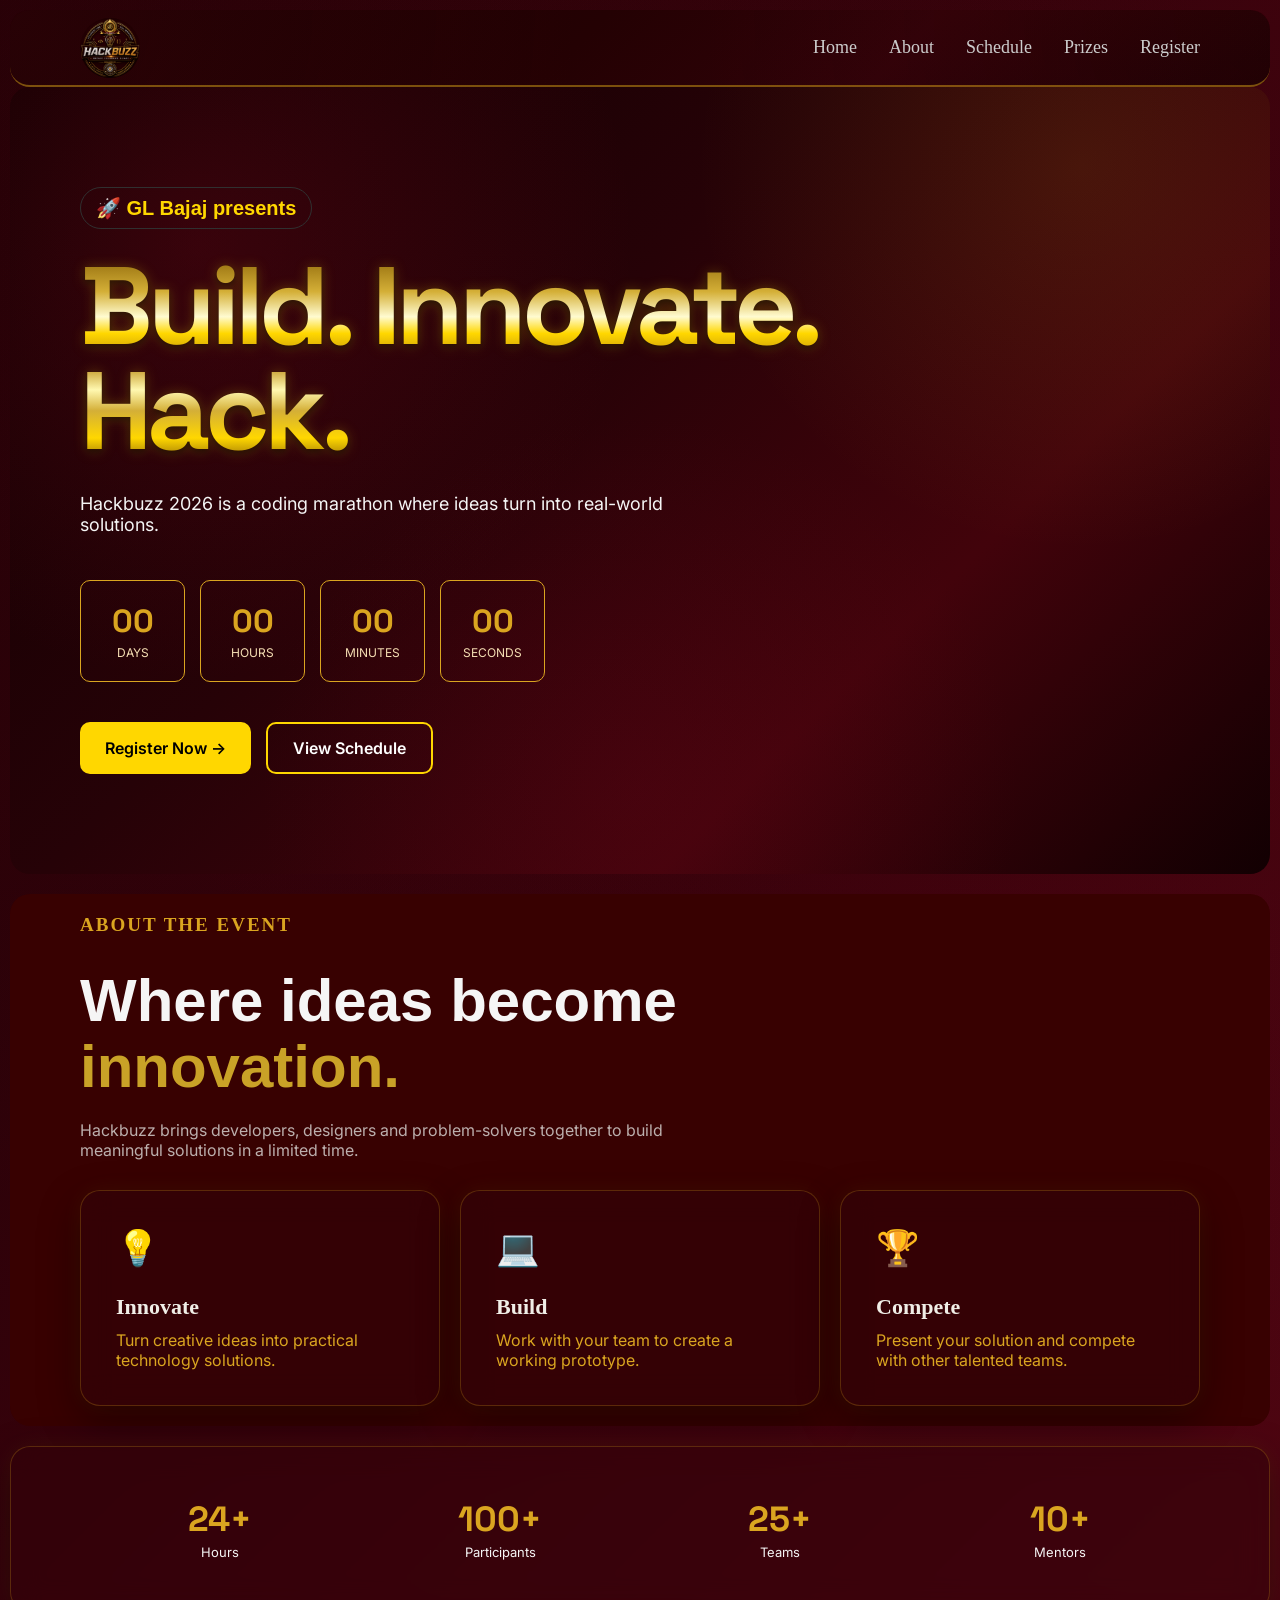
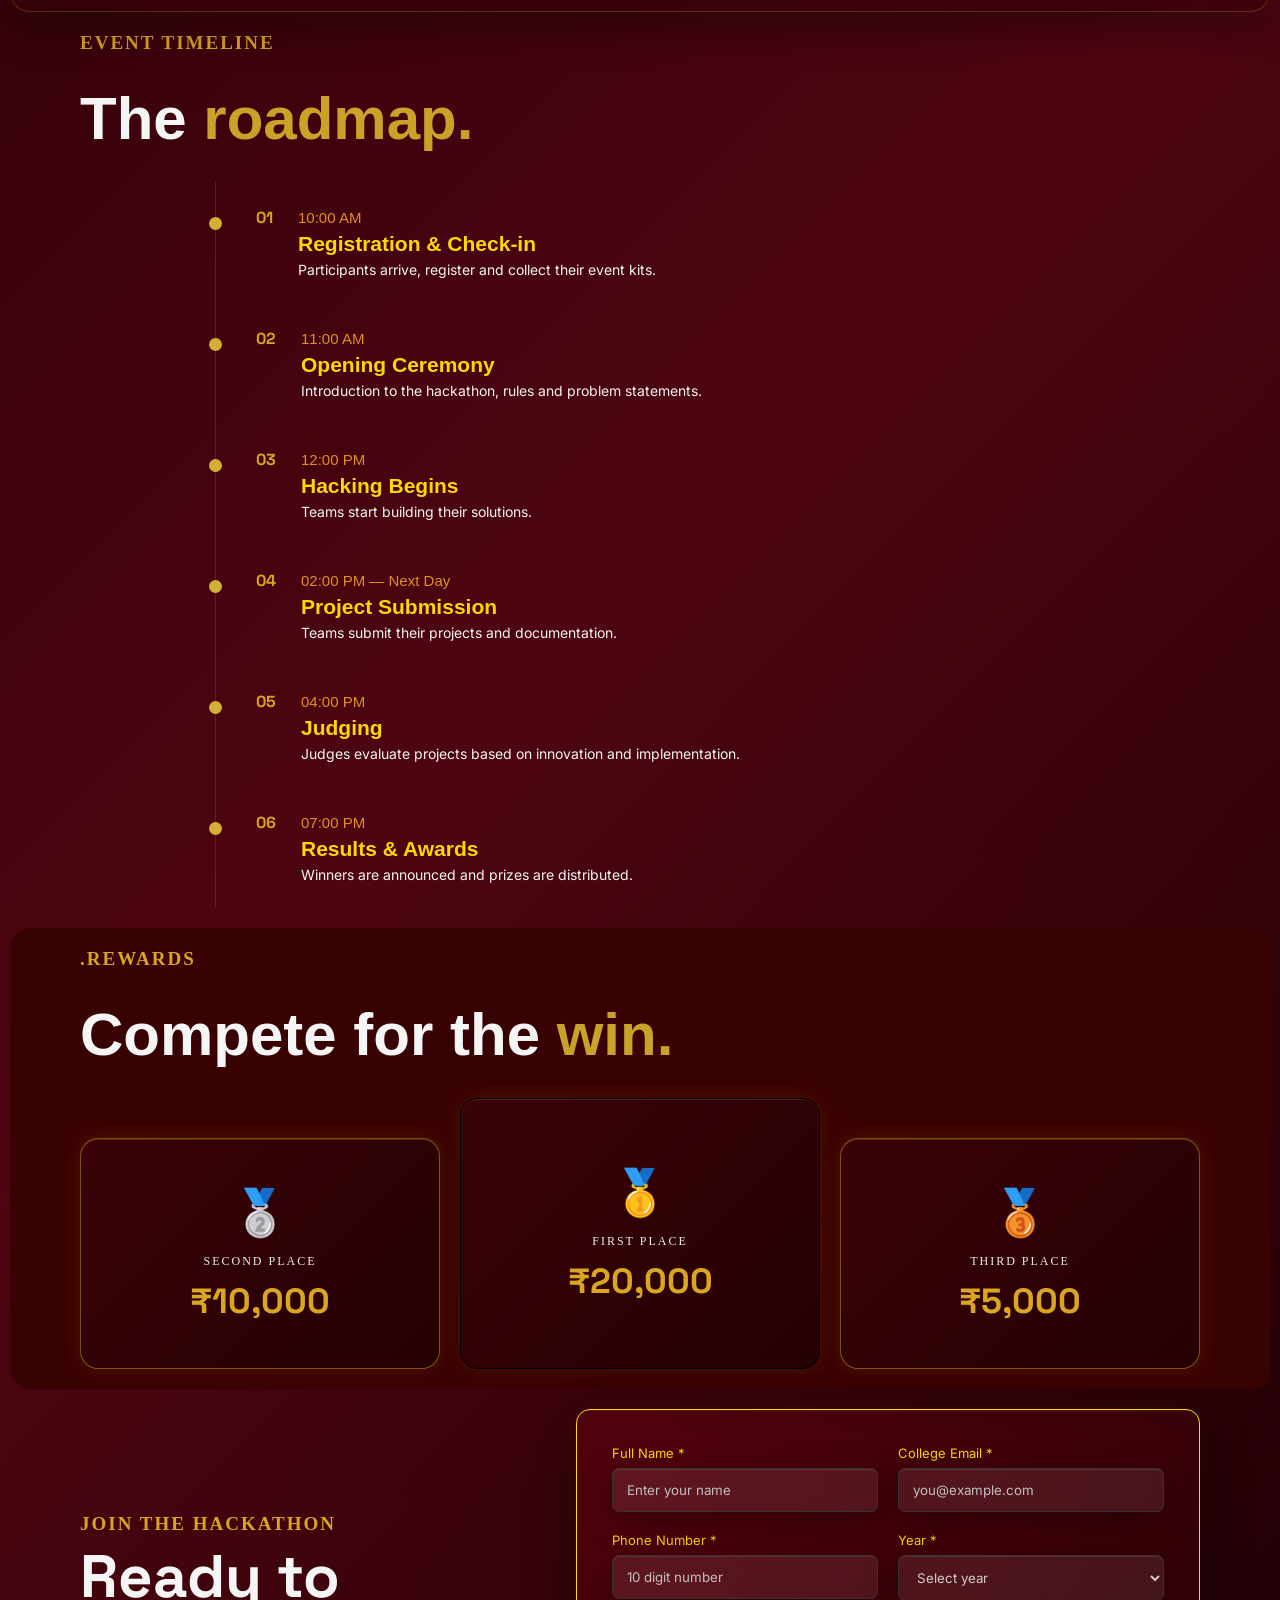
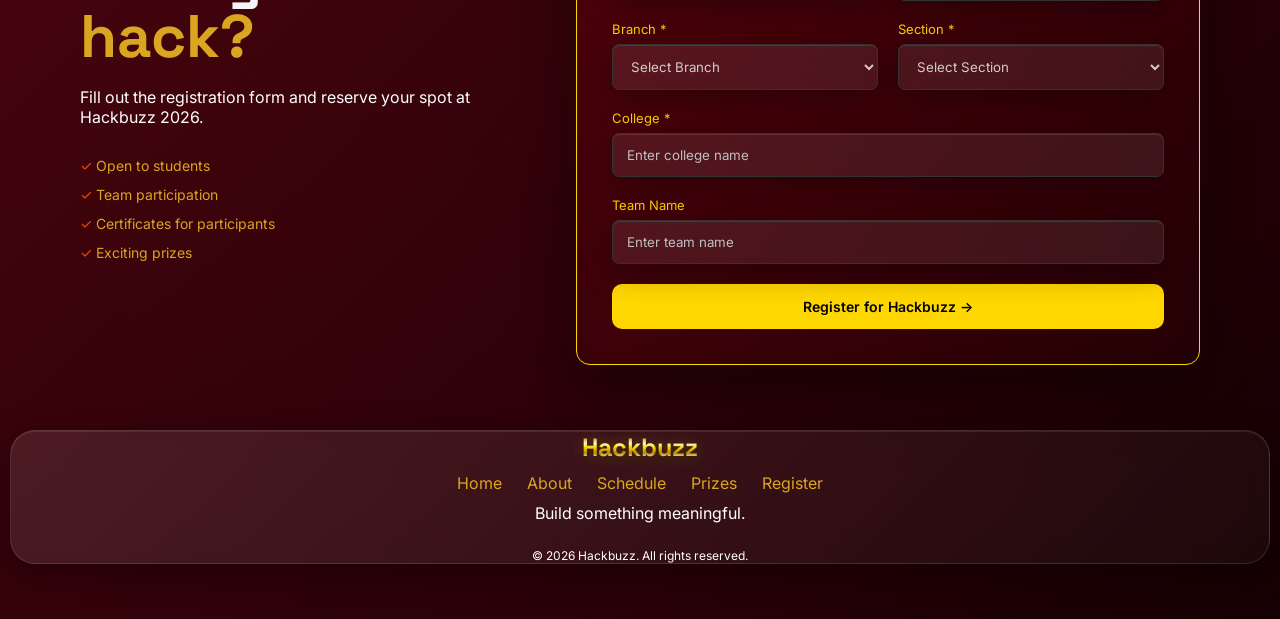
<file: index.html>
<!DOCTYPE html>
<html lang="en">

<head>
    <meta charset="UTF-8">
    <meta name="viewport" content="width=device-width, initial-scale=1.0">

    <title>Hackbuzz 2026 | Hackathon</title>

    <link rel="stylesheet" href="style.css">

    <link
        href="https://fonts.googleapis.com/css2?family=Inter:wght@400;500;600;700;800&family=Space+Grotesk:wght@500;600;700&display=swap"
        rel="stylesheet">
</head>
<!-- ================= NAVBAR ================= -->

    <header class="navbar">

        <div class="container nav-container">
            <div class="logo-png">
                    <img class="img" src="IMAGE\logo.png"alt="logo">
                </div>
            

            <nav class="nav-menu" id="navMenu">
                <a href="#home">Home</a>
                <a href="#about">About</a>
                <a href="#schedule">Schedule</a>
                <a href="#prizes">Prizes</a>
                <a href="#register">Register</a>

            </nav>

            <button class="menu-button" id="menuButton">
                ☰
            </button>

        </div>

    </header>
<body>

    <!-- ================= HERO ================= -->

    <main>

        <section class="hero" id="home">

            <div class="hero-grid"></div>

            <div class="container hero-content">

                <div class="hero-badge">
                    🚀 GL Bajaj presents
                </div>

                <h1>
                    Build.
                    <span>Innovate.</span>
                    Hack.
                </h1>

                <p class="hero-description">
                    Hackbuzz 2026 is a coding marathon where ideas
                    turn into real-world solutions.
                </p>

                <div class="countdown">

                    <div class="time-box">
                        <span id="days">00</span>
                        <small>Days</small>
                    </div>

                    <div class="time-box">
                        <span id="hours">00</span>
                        <small>Hours</small>
                    </div>

                    <div class="time-box">
                        <span id="minutes">00</span>
                        <small>Minutes</small>
                    </div>

                    <div class="time-box">
                        <span id="seconds">00</span>
                        <small>Seconds</small>
                    </div>

                </div>

                <div class="hero-buttons">

                    <a href="#register" class="btn primary-btn">
                        Register Now →
                    </a>

                    <a href="#schedule" class="btn secondary-btn">
                        View Schedule
                    </a>

                </div>

            </div>

        </section>


        <!-- ================= ABOUT ================= -->

        <section class="section about" id="about">

            <div class="container">

                <div class="section-heading">

                    <p class="section-tag">ABOUT THE EVENT</p>

                    <h2>
                        Where ideas become
                        <span>innovation.</span>
                    </h2>

                    <p>
                        Hackbuzz brings developers, designers and
                        problem-solvers together to build meaningful
                        solutions in a limited time.
                    </p>

                </div>


                <div class="feature-grid">

                    <div class="feature-card">

                        <div class="feature-icon">💡</div>

                        <h3>Innovate</h3>

                        <p>
                            Turn creative ideas into practical
                            technology solutions.
                        </p>

                    </div>


                    <div class="feature-card">

                        <div class="feature-icon">💻</div>

                        <h3>Build</h3>

                        <p>
                            Work with your team to create a working
                            prototype.
                        </p>

                    </div>


                    <div class="feature-card">

                        <div class="feature-icon">🏆</div>

                        <h3>Compete</h3>

                        <p>
                            Present your solution and compete
                            with other talented teams.
                        </p>

                    </div>

                </div>

            </div>

        </section>


        <!-- ================= STATS ================= -->

        <section class="stats-section">

            <div class="container stats-grid">

                <div class="stat">
                    <strong>24+</strong>
                    <span>Hours</span>
                </div>

                <div class="stat">
                    <strong>100+</strong>
                    <span>Participants</span>
                </div>

                <div class="stat">
                    <strong>25+</strong>
                    <span>Teams</span>
                </div>

                <div class="stat">
                    <strong>10+</strong>
                    <span>Mentors</span>
                </div>

            </div>

        </section>


        <!-- ================= SCHEDULE ================= -->

        <section class="section schedule" id="schedule">

            <div class="container">

                <div class="section-heading">

                    <p class="section-tag">EVENT TIMELINE</p>

                    <h2>
                        The <span>roadmap.</span>
                    </h2>

                </div>


                <div class="timeline">

                    <div class="timeline-item">

                        <div class="timeline-number">
                            01
                        </div>

                        <div class="timeline-content">

                            <span>10:00 AM</span>

                            <h3>Registration & Check-in</h3>

                            <p>
                                Participants arrive, register and
                                collect their event kits.
                            </p>

                        </div>

                    </div>


                    <div class="timeline-item">

                        <div class="timeline-number">
                            02
                        </div>

                        <div class="timeline-content">

                            <span>11:00 AM</span>

                            <h3>Opening Ceremony</h3>

                            <p>
                                Introduction to the hackathon,
                                rules and problem statements.
                            </p>

                        </div>

                    </div>


                    <div class="timeline-item">

                        <div class="timeline-number">
                            03
                        </div>

                        <div class="timeline-content">

                            <span>12:00 PM</span>

                            <h3>Hacking Begins</h3>

                            <p>
                                Teams start building their solutions.
                            </p>

                        </div>

                    </div>


                    <div class="timeline-item">

                        <div class="timeline-number">
                            04
                        </div>

                        <div class="timeline-content">

                            <span>02:00 PM — Next Day</span>

                            <h3>Project Submission</h3>

                            <p>
                                Teams submit their projects and
                                documentation.
                            </p>

                        </div>

                    </div>


                    <div class="timeline-item">

                        <div class="timeline-number">
                            05
                        </div>

                        <div class="timeline-content">

                            <span>04:00 PM</span>

                            <h3>Judging</h3>

                            <p>
                                Judges evaluate projects based on
                                innovation and implementation.
                            </p>

                        </div>

                    </div>


                    <div class="timeline-item">

                        <div class="timeline-number">
                            06
                        </div>

                        <div class="timeline-content">

                            <span>07:00 PM</span>

                            <h3>Results & Awards</h3>

                            <p>
                                Winners are announced and prizes
                                are distributed.
                            </p>

                        </div>

                    </div>

                </div>

            </div>

        </section>


        <!-- ================= PRIZES ================= -->

        <section class="section prizes" id="prizes">

            <div class="container">

                <div class="section-heading">

                    <p class="section-tag">.REWARDS</p>

                    <h2>
                        Compete for the
                        <span>win.</span>
                    </h2>

                </div>


                <div class="prize-grid">

                    <div class="prize-card second">

                        <div class="trophy">
                            🥈
                        </div>

                        <p>SECOND PLACE</p>

                        <h3>₹10,000</h3>

                    </div>


                    <div class="prize-card first">

                        <div class="trophy">
                            🥇
                        </div>

                        <p>FIRST PLACE</p>

                        <h3>₹20,000</h3>

                    </div>


                    <div class="prize-card third">

                        <div class="trophy">
                            🥉
                        </div>

                        <p>THIRD PLACE</p>

                        <h3>₹5,000</h3>

                    </div>

                </div>

            </div>

        </section>


        <!-- ================= REGISTRATION ================= -->

        <section class="section register-section" id="register">

            <div class="container register-container">

                <div class="register-info">

                    <p class="section-tag">JOIN THE HACKATHON</p>

                    <h2>
                        Ready to
                        <span>hack?</span>
                    </h2>

                    <p>
                        Fill out the registration form and reserve
                        your spot at Hackbuzz 2026.
                    </p>

                    <div class="register-points">

                        <div>
                            ✓ Open to students
                        </div>

                        <div>
                            ✓ Team participation
                        </div>

                        <div>
                            ✓ Certificates for participants
                        </div>

                        <div>
                            ✓ Exciting prizes
                        </div>

                    </div>

                </div>


                <div class="form-card">
                    <form id="registrationForm">
                        <div class="form-row">
                            <div class="form-group">
                                <label for="name"> Full Name * </label>
                                <input type="text" id="name" name="name" placeholder="Enter your name" required >
                            </div>
                            <div class="form-group">
                                <label for="email"> College Email * </label>
                                <input type="email" id="email" name="email" placeholder="you@example.com" required >
                            </div>
                        </div>
                        <div class="form-row">
                            <div class="form-group">
                                <label for="phone"> Phone Number * </label>
                                <input type="tel" id="phone" name="phone" placeholder="10 digit number" maxlength="10" required >
                            </div>
                            <div class="form-group">
                                <label for="year"> Year * </label>
                                <select id="year" name="year" required>
                                    <option value=""> Select year </option>
                                    <option value="1st Year"> 1st Year </option>
                                    <option value="2nd Year"> 2nd Year </option>
                                    <option value="3rd Year"> 3rd Year </option>
                                    <option value="4th Year"> 4th Year </option>
                                </select>
                            </div>
                        </div>
                        <div class="form-row">
                            <div class="form-group">
                                <label for="Branch"> Branch * </label>
                                <select id="Branch" name="Branch" required>
                                    <option value=""> Select Branch </option>
                                    <option value="CSE"> CSE </option>
                                    <option value="CSE-AI"> CSE-AI </option>
                                    <option value="CSE-AIML"> CSE-AIML </option>
                                    <option value="CSE-DS"> CSE-DS </option>
                                    <option value="CSE-IT"> CSE-IT </option>
                                    <option value="CSE-H"> CSE-H </option>
                                    <option value="ECE"> ECE </option>
                                    <option value="EEE"> EEE </option>
                                    <option value="ME"> ME </option>
                                </select>
                            </div>
                            <div class="form-group">
                                <label for="Section"> Section * </label>
                                <select id="Section" name="Section" required>
                                    <option value=""> Select Section </option>
                                    <option value="Section A"> Section A </option>
                                    <option value="Section B"> Section B </option>
                                    <option value="Section C"> Section C </option>
                                    <option value="Section D"> Section D </option>
                                    <option value="Section E"> Section E </option>
                                    <option value="Section F"> Section F </option>
                                    <option value="Section G"> Section G </option>
                                    <option value="Section H"> Section H </option>
                                    <option value="Section I"> Section I </option>
                                    <option value="Section J"> Section J </option>
                                    <option value="Section K"> Section K </option>
                                    <option value="Section L"> Section L </option>
                                </select>
                            </div>
                        </div>
                        <div class="form-group">
                            <label for="college"> College * </label>
                            <input type="text" id="college" name="college" placeholder="Enter college name" required>
                        </div>
                        <div class="form-group">
                            <label for="team"> Team Name </label>
                            <input type="text" id="team" name="team" placeholder="Enter team name" required>
                        </div>
                        <div id="formMessage" class="form-message"></div>
                        <button
                            type="submit"class="btn primary-btn submit-btn" id="submitButton"> 
                            Register for Hackbuzz → 
                        </button>
                    </form>
                </div>
            </div>
        </section>
    </main>
    <script src="script.js"></script>
</body>
<footer>
    <!-- ================= FOOTER ================= -->
        <div class="container footer-container">

            <div class="footer-logo">
                Hack<span>buzz</span>
            </div>
            <ul class="footer-links">
                <li><a href="#home">Home</a></li>
                <li><a href="#about">About</a></li>
                <li><a href="#schedule">Schedule</a></li>
                <li><a href="#prizes">Prizes</a></li>
                <li><a href="#register">Register</a></li>
            </ul>
            <p> Build something meaningful. </p>
            <p class="copyright"> © 2026 Hackbuzz. All rights reserved.</p>
        </div>
    </footer>
</html>
</file>
<file: style.css>
* 
{
    margin: 0;
    padding: 0;
    box-sizing: border-box;
}
html 
{
    scroll-behavior: smooth;
}
body 
{
    font-family: "Inter", sans-serif;
    margin:10px;
    min-height:auto;
    
    background:
    radial-gradient(
        circle at top left,
        rgba(120, 0, 20, 0.18),
        transparent 30%
    ),

    radial-gradient(
        circle at top right,
        rgba(150, 10, 35, 0.12),
        transparent 35%
    ),

    radial-gradient(
        circle at bottom center,
        rgba(90, 0, 20, 0.12),
        transparent 40%
    ),

    linear-gradient(
        135deg,
        #160104 0%,
        #3b020c 35%,
        #4e0511 55%,
        #320209 75%,
        #100002 100%
    );

}
a 
{
    text-decoration: none;
    color: inherit;
}
button,
input,
select 
{
    font-family: inherit;
}
.container 
{
    width: min(1120px, 90%);
    margin: auto;
}

/* =========================
   NAVBAR
========================= */

.navbar
{
    position: sticky;
    top: 0;
    z-index: 1000;
    backdrop-filter: blur(15px);
    background:
        radial-gradient(
            circle at top left,
            rgba(120, 5, 20, 0.18),
            transparent 45%
        ),

        radial-gradient(
            circle at top right,
            rgba(90, 2, 15, 0.15),
            transparent 45%
        ),

        linear-gradient(
            135deg,
            #160102 0%,
            #240103 45%,
            #300208 70%,
            #180102 100%
        );

    border-bottom: 2px solid rgba(212, 160, 23, 0.5);
    border-radius: 20px;
}
.nav-container 
{
    height: 75px;
    display: flex;
    align-items: center;
    justify-content: space-between;
}
.logo-png
{
    object-fit: cover;
    font-size:20px;
    font-weight:bold;
    width:60px;
    height:60px;
    align-items:left;
    border-radius: 30px;    
}
.img
{
    width:100%;
    height:auto;
    border-radius:30px;
    align-items: left;
}
.nav-menu 
{
    display: flex;
    align-items: center;
    gap: 32px;
}
.nav-menu a 
{
    color: #cccccc;
    font-family:'Times New Roman', Times, serif;
    font-size: 18px;
    transition: 0.3s;
}
.nav-menu a:hover 
{
    color:goldenrod;
}
.menu-button 
{
    display: none;
    background: none;
    border: none;
    color:gold;
    font-size: 28px;
    cursor: pointer;
}

/* =========================
   HERO
========================= */

.hero 
{
    min-height: 720px;
    position: relative;
    overflow: hidden;
    display: flex;
    align-items: center;
    border-radius: 20px;
    background:
        radial-gradient(
            circle at 15% 20%,
            rgba(150, 10, 35, 0.25),
            transparent 35%
        ),
        radial-gradient(
            circle at 85% 10%,
            rgba(212, 160, 23, 0.12),
            transparent 30%
        ),
        radial-gradient(
            circle at 50% 90%,
            rgba(100, 5, 25, 0.25),
            transparent 40%
        ),
        linear-gradient(
            135deg,
            #100001 0%,
            #260207 40%,
            #42030b 70%,
            #120002 100%
        )
    
}
.hero-grid 
{
    position: absolute;
    inset: 0;

    
}
.hero-content 
{
    position: relative;
    z-index: 2;
    padding: 100px 0;
}
.hero-badge 
{
    display: inline-block;
    font-family:'Franklin Gothic Medium', 'Arial Narrow', Arial, sans-serif;
    padding: 8px 15px;
    border: 1px solid #303030;
    border-radius: 30px;
    color:gold;
    font-size: 13px;
    font-weight: 600;
    margin-bottom: 25px;
    font-size: 20px;
    
}
.hero h1 
{
    max-width: 800px;
    font-family: "Space Grotesk", sans-serif;
    font-size: clamp(50px, 9vw, 110px);
    line-height: 0.95;
    letter-spacing: -5px;
    margin-bottom: 30px;
    color: whitesmoke;
    background: linear-gradient(
        180deg,
        #8c6508 0%,
        #d4af37 18%,
        #fffbd0 30%,
        #ffd700 38%,
        #b8860b 52%,
        #fff8b0 65%,
        #d4af37 75%,
        #ffd700 88%,
        #8c6508 100%
    );
    -webkit-background-clip: text;
    background-clip: text;
    -webkit-text-fill-color: transparent;
    color: transparent;
    filter: drop-shadow(0 3px 3px rgba(0,0,0,.5))
            drop-shadow(0 0 6px rgba(255,215,0,.25));
    
}
.hero h1 span 
{
    color:rgb(210, 157, 22);
}
.hero-description {
    max-width: 600px;
    color:whitesmoke;
    font-size: 18px;
    margin-bottom: 45px;
}
/* =========================
   COUNTDOWN
========================= */

.countdown 
{
    display: flex;
    gap: 15px;
    margin-bottom: 40px;
}
.time-box 
{
    min-width: 105px;
    padding: 20px 15px;
    text-align: center;
    background: rgba(99, 2, 2, 0.03);
    border: 1px solid goldenrod;
    border-radius: 10px;
}
.time-box span 
{
    display: block;
    font-family: "Space Grotesk", sans-serif;
    font-size: 32px;
    font-weight: 700;
    color:goldenrod;
}
.time-box small 
{
    color:wheat;
    font-size: 12px;
    text-transform: uppercase;
}

/* =========================
   BUTTONS
========================= */

.hero-buttons 
{
    display: flex;
    gap: 15px;
}
.btn 
{
    display: inline-flex;
    align-items: center;
    justify-content: center;
    padding: 14px 25px;
    border-radius: 10px;
    font-weight: 600;
    cursor: pointer;
    transition: 0.5s;
}
.primary-btn 
{
    background:gold;
    color: #000000;
}
.primary-btn:hover 
{
    transform: translateY(-3px);

    box-shadow:
        0 10px 30px
        rgba(241, 241, 4, 0.2);
}
.secondary-btn 
{
    border: 2px solid gold;
    color: white;
}
.secondary-btn:hover 
{
    border-color:goldenrod;
    color:goldenrod;
}

/* =========================
   SECTIONS
========================= */

.section 
{
    padding: 20px 0;
    border-radius: 20px;
}
.section-heading 
{
    max-width: 650px;
    margin-bottom: 30px;
}
.section-tag 
{
    color:goldenrod;
    font-size: 19px;
    font-family:'Times New Roman', Times, serif;
    font-weight: 700;
    letter-spacing: 2px;
    margin-bottom: 12px;
    
}
.section-heading h2 
{
    padding-top: 20px;
    color:whitesmoke;
    font-family:'Segoe UI', Tahoma, Geneva, Verdana, sans-serif;
    font-size: clamp(35px, 5vw, 60px);
    line-height: 1.1;
    margin-bottom: 20px;
}
.section-heading h2 span 
{
    color:#C9A227;
    text-decoration: wavy;
    text-shadow: #8C6A16;
}
.section-heading > p:last-child
{
    color:rgba(231, 233, 230, 0.751);
}

/* =========================
   ABOUT
========================= */

.about 
{
    background: #380101;
    margin-top: 20px;
}
.feature-grid 
{
    display: grid;
    grid-template-columns:
        repeat(3, 1fr);
    gap: 20px;
}
.feature-card 
{
    padding: 35px;
    background: rgba(50, 3, 10, 0.55);

    backdrop-filter: blur(15px);
    -webkit-backdrop-filter: blur(15px);

    border: 1px solid rgba(212, 160, 23, 0.25);

    box-shadow:
        0 15px 40px rgba(0, 0, 0, 0.4),
        0 0 25px rgba(212, 160, 23, 0.08);

    border-radius: 20px;
    transition: 0.3s;
}
.feature-card:hover 
{
    transform: translateY(-7px);

    border-color:goldenrod;
}
.feature-icon 
{
    font-size: 35px;
    margin-bottom: 25px;
}
.feature-card h3 
{
    font-family:'Times New Roman', Times, serif;
    font-size: 22px;
    color: rgb(240, 238, 231);
    margin-bottom: 10px;
}
.feature-card p 
{
    color:goldenrod;
    text-shadow: #8C6A16;
}

/* =========================
   STATS
========================= */

.stats-section 
{
    border-top: 1px solid var(--border);
    border-bottom: 1px solid var(--border);
    background: rgba(50, 3, 10, 0.55);

    backdrop-filter: blur(15px);
    -webkit-backdrop-filter: blur(15px);

    border: 1px solid rgba(212, 160, 23, 0.25);

    box-shadow:
        0 15px 40px rgba(0, 0, 0, 0.4),
        0 0 25px rgba(212, 160, 23, 0.08);

    border-radius: 20px;
    padding: 50px 0;
    margin-top: 20px;
}
.stats-grid 
{
    display: grid;

    grid-template-columns:
        repeat(4, 1fr);

    text-align: center;
}
.stat 
{
    border-right: 1px ;
    border-radius: 20px;
}
.stat:last-child 
{
    border-right: none;
}
.stat strong 
{
    display: block;
    font-family: "Space Grotesk", sans-serif;
    color:goldenrod;
    font-size: 35px;
}
.stat span 
{
    color:whitesmoke;
    font-size: 13px;
}

/* =========================
   TIMELINE
========================= */

.timeline 
{
    max-width: 850px;
    margin: auto;
    border-left: 1px solid #333;
    padding-left: 40px;
}
.timeline-item 
{
    position: relative;
    display: flex;
    gap: 25px;
    padding: 25px 0;
    border-bottom: 1px solid var(--border);
}
.timeline-item::before 
{
    content: "";
    position: absolute;
    left: -47px;
    top: 35px;
    width: 13px;
    height: 13px;
    background:#D4AF37;
    border-radius: 20px;
}
.timeline-number 
{
    color:goldenrod;

    font-family: "Space Grotesk", sans-serif;

    font-weight: 700;
}
.timeline-content span 
{
    color:rgb(224, 144, 33);
    font-family: 'Gill Sans', 'Gill Sans MT', Calibri, 'Trebuchet MS', sans-serif;
    font-size: 15px;
}
.timeline-content h3 
{
    margin: 5px 0;
    font-family:'Segoe UI', Tahoma, Geneva, Verdana, sans-serif;
    font-size: 21px;
    color:gold;
}
.timeline-content p 
{
    color:whitesmoke;

    font-size: 14px;
}

/* =========================
   PRIZES
========================= */

.prizes 
{
    background: #390202;
    border-color: #660404;
}
.prize-grid 
{
    display: grid;

    grid-template-columns:
        repeat(3, 1fr);

    gap: 20px;

    align-items: end;
}
.prize-card 
{
    text-align: center;
    padding: 45px 25px;
    background:
        linear-gradient(
            135deg,
            #3a0208,
            #240103
        );

    border: 1px solid rgba(212, 160, 23, 0.5);

    box-shadow:
        0 0 20px rgba(212, 160, 23, 0.12),
        inset 0 1px 0 rgba(255, 215, 100, 0.15);

    border-radius: 18px;
}
.prize-card.first 
{
    padding-top: 65px;
    padding-bottom: 65px;

    border-color: var(--accent);
}
.trophy 
{
    font-size: 45px;

    margin-bottom: 15px;
}
.prize-card p 
{
    color:rgb(238, 237, 233);
    font-family: 'Times New Roman', Times, serif;
    font-size: 12px;
    letter-spacing: 2px;
}
.prize-card h3 
{
    color:goldenrod;

    font-family: "Space Grotesk", sans-serif;

    font-size: 35px;

    margin-top: 10px;
}

/* =========================
   REGISTRATION
========================= */

.register-section 
{
    background:
        radial-gradient(
            circle at 20% 50%,
            rgba(81, 2, 8, 0.08),
            transparent 30%
        );
}
.register-container 
{
    display: grid;
    grid-template-columns:
        0.8fr 1.2fr;
    gap: 80px;
    align-items: center;
}
.register-info h2 
{
    font-family: "Space Grotesk", sans-serif;
    color:whitesmoke;
    font-size: 60px;
    line-height: 1;
    margin-bottom: 20px;
}
.register-info h2 span 
{
    color:goldenrod;
}
.register-info > p:not(.section-tag) 
{
    color:white;

    margin-bottom: 30px;
}
.register-points 
{
    display: flex;
    flex-direction: column;
    gap: 12px;
    color:goldenrod;
    font-size: 14px;
}
.register-points div::first-letter
{
    color:orangered;
}
.form-card 
{
    padding: 35px;
    background:
        linear-gradient(
            135deg,
            rgba(90, 5, 18, 0.45),
            rgba(30, 1, 6, 0.35)
        );

    backdrop-filter: blur(20px) saturate(150%);
    -webkit-backdrop-filter: blur(20px) saturate(150%);

    border: 1px solid rgba(212, 175, 55, 0.22);

    box-shadow:
        0 20px 50px rgba(0, 0, 0, 0.45),
        inset 0 1px 0 rgba(255, 255, 255, 0.08),
        0 0 25px rgba(212, 175, 55, 0.06);

    border-radius: 24px;
    border: 1px solid gold;
    border-radius: 14px;
}
.form-row 
{
    display: grid;
    grid-template-columns:
        repeat(2, 1fr);
    gap: 20px;
}
.form-group 
{
    display: flex;
    flex-direction: column;
    gap: 7px;
    margin-bottom: 20px;
}
.form-group label 
{
    font-size: 13px;

    color: gold;
}
.form-group input,
.form-group select 
{
    width: 100%;
    padding: 13px 14px;
    background: rgba(255, 255, 255, 0.08);

    border: 1px solid rgba(255, 255, 255, 0.18);

    border-radius: 24px;

    backdrop-filter: blur(18px);
    -webkit-backdrop-filter: blur(18px);

    box-shadow:
        0 8px 32px rgba(0, 0, 0, 0.35),
        inset 0 1px 1px rgba(255, 255, 255, 0.12);
    border: 1px solid #333;
    border-radius: 7px;
    color: rgb(213, 203, 203);
    outline: none;
    transition: 0.3s;
}
.form-group input:focus,
.form-group select:focus 
{
    border-color:goldenrod;
}
.form-group input::placeholder 
{
    color: #c1c0c0;
}
.form-group select option 
{
    background: #450101;
    color:goldenrod;
}
.submit-btn 
{
    width: 100%;
    border: gold;
    font-size: 14px;
}
.form-message 
{
    display: none;
    padding: 12px;
    margin-bottom: 15px;
    border-radius: 6px;
    font-size: 13px;
}

.form-message.success 
{
    display: block;
    color: goldenrod;
    background: rgba(200,255,0,0.08);
    border: 1px solid rgba(200,255,0,0.2);
}
.form-message.error 
{
    display: block;
    color: #ff6b6b;
    background: rgba(255,0,0,0.08);
    border: 1px solid rgba(255,0,0,0.2);
}

/* =========================
   FOOTER
========================= */

footer 
{
    
    border-top: 2px solid var(--gold);
    padding: 45px 0;
}

.footer-container {
    text-align: center; flex: 1;
    width:100%;
    height: auto;
    color: white;
    border-radius: 12px;
    border: 1px solid #e6e4de;
    display: flex;
    align-items: center;
    flex-direction: column;
    overflow: hidden;
    transition: transform 0.25s ease, box-shadow 0.25s ease, border-color 0.25s ease;
    background:linear-gradient(
        135deg,
        rgba(255,255,255,.10),
        rgba(255,255,255,.03)
    );

    backdrop-filter:blur(18px);
    -webkit-backdrop-filter:blur(18px);

    border:1px solid rgba(255,255,255,.12);

    border-radius:25px;

    box-shadow:
        0 8px 32px rgba(0,0,0,.4),
        inset 0 1px 1px rgba(255,255,255,.1);
}

.footer-logo {
    font-family: "Space Grotesk", sans-serif;
    justify-content: space-between;
    font-size: 25px;
    font-weight: 700;
    padding-bottom:10px ;
    color: gold;
    background: linear-gradient(
        180deg,
        #8c6508 0%,
        #d4af37 18%,
        #fffbd0 30%,
        #ffd700 38%,
        #b8860b 52%,
        #fff8b0 65%,
        #d4af37 75%,
        #ffd700 88%,
        #8c6508 100%
    );
    -webkit-background-clip: text;
    background-clip: text;
    -webkit-text-fill-color: transparent;
    color: transparent;
    filter: drop-shadow(0 3px 3px rgba(0,0,0,.5))
            drop-shadow(0 0 6px rgba(255,215,0,.25));
    
}

.footer-logo span {
    color: gold;
}

.footer-container p {
    color: var(--muted);

    margin-top: 10px;
}

.copyright {
    font-size: 12px;
    margin-top: 25px !important;
    color: rgb(70, 67, 67);
}
.footer-links
{
    display:flex;
    gap:25px;
    list-style:none;
    color: goldenrod;
    width: auto;
    align-items: center;
}



/* =========================
   RESPONSIVE
========================= */



@media (max-width: 850px) {

    .nav-menu {
        display: none;

        position: absolute;

        top: 75px;
        left: 0;

        width: 100%;

        padding: 25px;

        flex-direction: column;

        background:
        radial-gradient(
            circle at 15% 20%,
            rgba(150, 10, 35, 0.25),
            transparent 35%
        ),
        radial-gradient(
            circle at 85% 10%,
            rgba(212, 160, 23, 0.12),
            transparent 30%
        ),
        radial-gradient(
            circle at 50% 90%,
            rgba(100, 5, 25, 0.25),
            transparent 40%
        ),
        linear-gradient(
            135deg,
            #100001 0%,
            #260207 40%,
            #42030b 70%,
            #120002 100%
        );

    min-height: 100vh;

        border-bottom: 1px solid var(--border);
    }

    .nav-menu.active {
        display: flex;
    }

    .menu-button {
        display: block;
    }

    .feature-grid {
        grid-template-columns: 1fr;
    }

    .register-container {
        grid-template-columns: 1fr;

        gap: 50px;
    }

    .prize-grid {
        grid-template-columns: 1fr;
    }

    .prize-card.first {
        order: -1;
    }

    .stats-grid {
        grid-template-columns:
            repeat(2, 1fr);

        gap: 30px;
    }

    .stat {
        border-right: none;
    }
}

@media (max-width: 600px) {

    .hero {
        min-height: 650px;
    }

    .hero h1 {
        font-size: 58px;

        letter-spacing: -3px;
    }

    .hero-description {
        font-size: 15px;
    }

    .countdown {
        gap: 7px;
    }

    .time-box {
        min-width: 70px;

        padding: 13px 5px;
    }

    .time-box span {
        font-size: 23px;
    }

    .hero-buttons {
        flex-direction: column;
    }

    .section {
        padding: 80px 0;
    }

    .form-row {
        grid-template-columns: 1fr;
        gap: 0;
    }

    .form-card {
        padding: 22px;
    }

    .register-info h2 {
        font-size: 45px;
    }

    .timeline {
        padding-left: 25px;
    }

    .timeline-item::before {
        left: -32px;
    }

    .stats-grid {
        gap: 25px;
    }
}
</file>
